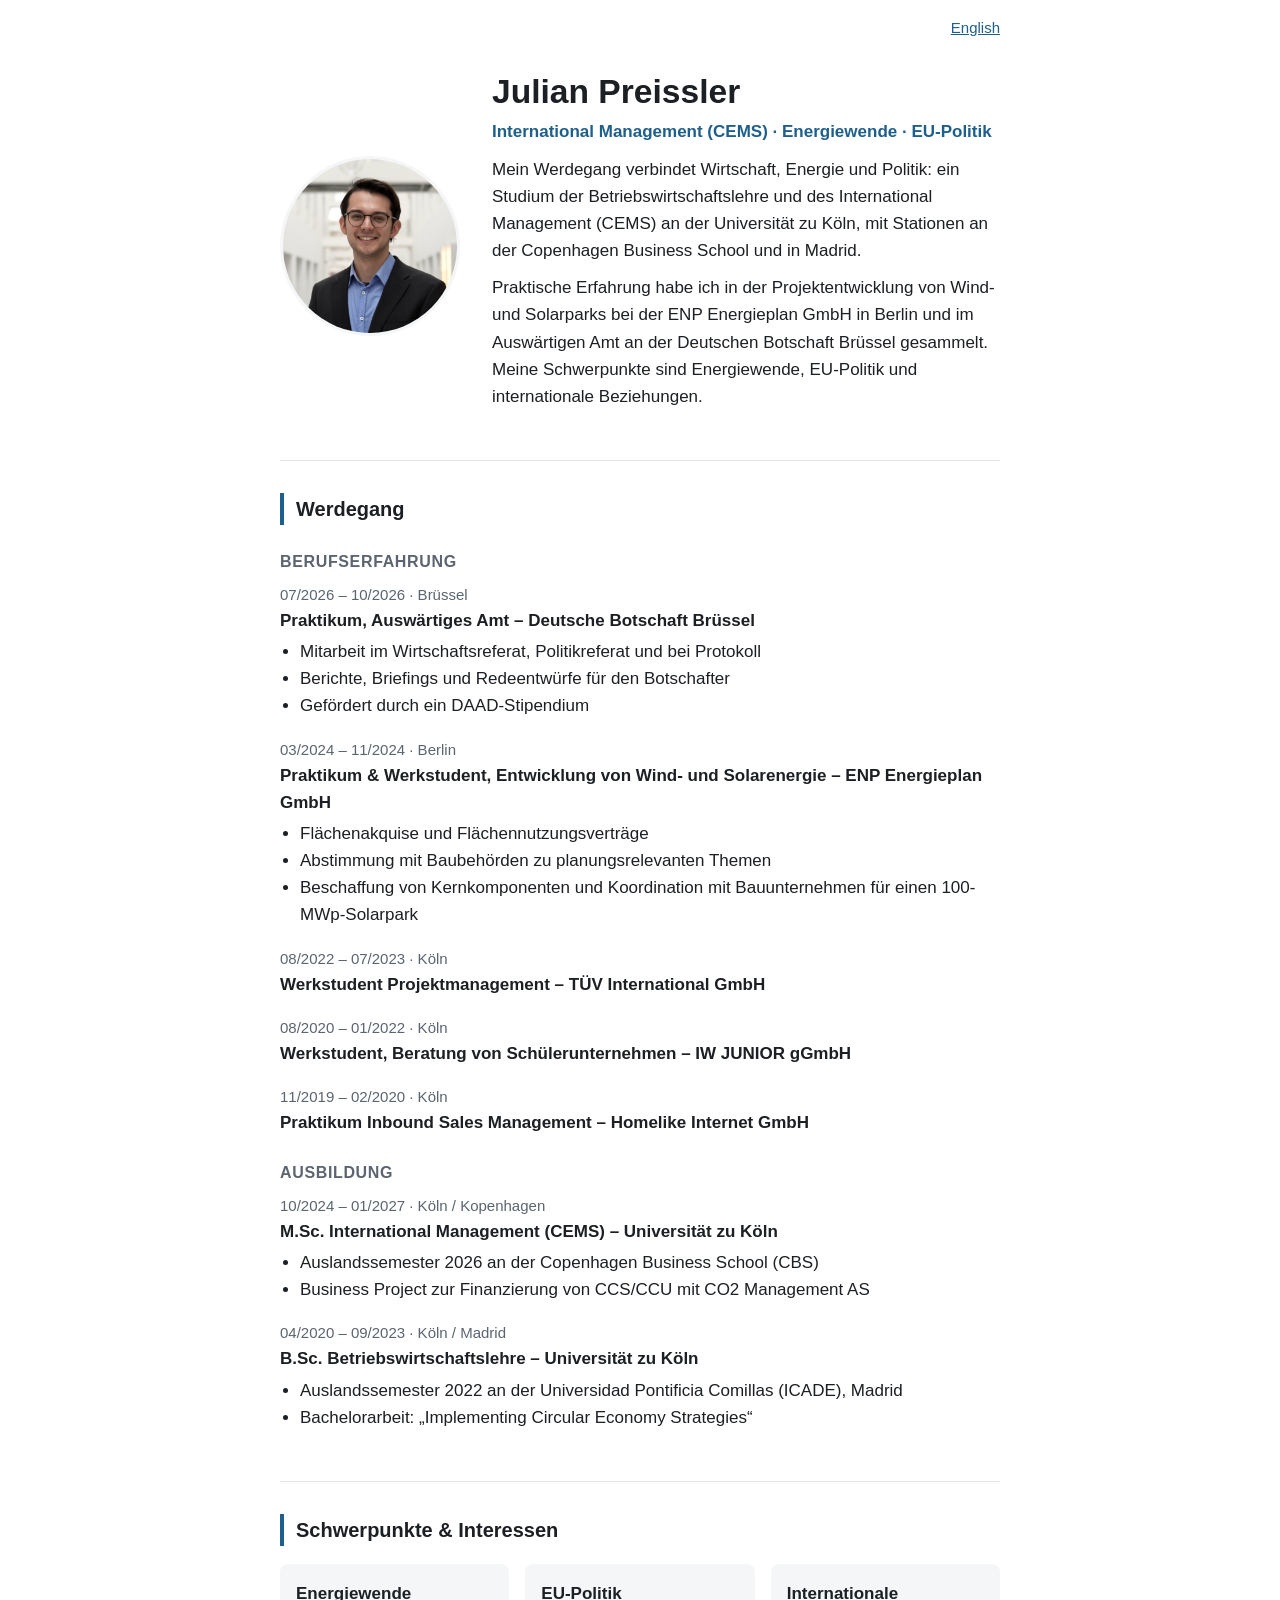
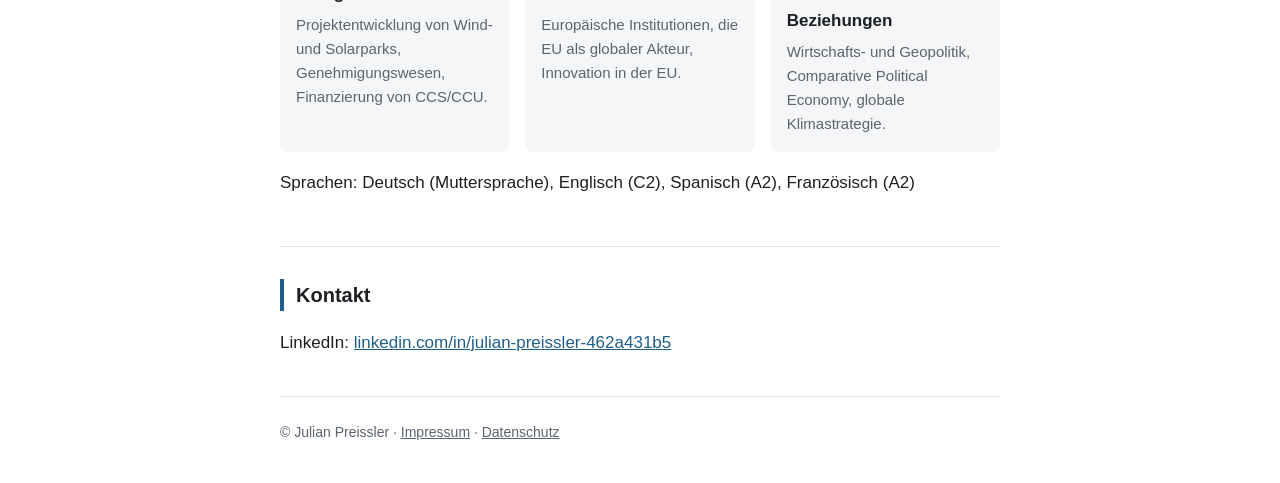
<file: index.html>
<!DOCTYPE html>
<html lang="de">
<head>
<meta charset="utf-8">
<meta name="viewport" content="width=device-width, initial-scale=1">
<title>Julian Preissler – International Management (CEMS), Energiewende &amp; EU-Politik</title>
<meta name="description" content="Julian Preissler – International Management (CEMS), Universität zu Köln und Copenhagen Business School. Erfahrung in der Wind- und Solarprojektentwicklung und im Auswärtigen Amt an der Deutschen Botschaft Brüssel.">
<meta name="author" content="Julian Preissler">
<link rel="canonical" href="https://julian-preissler.github.io/">
<link rel="alternate" hreflang="de" href="https://julian-preissler.github.io/">
<link rel="alternate" hreflang="en" href="https://julian-preissler.github.io/en/">
<link rel="alternate" hreflang="x-default" href="https://julian-preissler.github.io/">
<link rel="stylesheet" href="/style.css">
<link rel="icon" href="/img/julian-preissler.jpg">

<meta property="og:type" content="profile">
<meta property="og:title" content="Julian Preissler">
<meta property="og:description" content="International Management (CEMS) – Energiewende, EU-Politik und internationale Beziehungen.">
<meta property="og:url" content="https://julian-preissler.github.io/">
<meta property="og:image" content="https://julian-preissler.github.io/img/julian-preissler-og.jpg">
<meta property="og:image:width" content="1200">
<meta property="og:image:height" content="630">
<meta property="og:image:alt" content="Julian Preissler, Porträtfoto">
<meta property="og:locale" content="de_DE">
<meta property="og:locale:alternate" content="en_US">
<meta property="profile:first_name" content="Julian">
<meta property="profile:last_name" content="Preissler">

<meta name="twitter:card" content="summary_large_image">
<meta name="twitter:title" content="Julian Preissler">
<meta name="twitter:description" content="International Management (CEMS) – Energiewende, EU-Politik und internationale Beziehungen.">
<meta name="twitter:image" content="https://julian-preissler.github.io/img/julian-preissler-og.jpg">
<meta name="twitter:image:alt" content="Julian Preissler, Porträtfoto">

<script type="application/ld+json">
{
  "@context": "https://schema.org",
  "@type": "Person",
  "@id": "https://julian-preissler.github.io/#person",
  "name": "Julian Preissler",
  "givenName": "Julian",
  "familyName": "Preissler",
  "url": "https://julian-preissler.github.io/",
  "image": "https://julian-preissler.github.io/img/julian-preissler.jpg",
  "jobTitle": "International Management (CEMS)",
  "alumniOf": [
    { "@type": "CollegeOrUniversity", "name": "Universität zu Köln", "sameAs": "https://www.uni-koeln.de/" },
    { "@type": "CollegeOrUniversity", "name": "Copenhagen Business School", "sameAs": "https://www.cbs.dk/" }
  ],
  "knowsAbout": ["Energiewende", "Erneuerbare Energien", "EU-Politik", "Internationale Beziehungen"],
  "knowsLanguage": ["de", "en", "es", "fr"],
  "sameAs": ["https://www.linkedin.com/in/julian-preissler-462a431b5"]
}
</script>
</head>
<body>
<div class="wrap">

<header class="top">
  <a href="/en/" hreflang="en" lang="en">English</a>
</header>

<main>
<div class="hero">
  <img src="/img/julian-preissler.jpg" width="600" height="600" alt="Julian Preissler – Porträtfoto">
  <div>
    <h1>Julian Preissler</h1>
    <p class="subtitle">International Management (CEMS) · Energiewende · EU-Politik</p>
    <p>Mein Werdegang verbindet Wirtschaft, Energie und Politik: ein Studium der Betriebswirtschaftslehre und des International Management (CEMS) an der Universität zu Köln, mit Stationen an der Copenhagen Business School und in Madrid.</p>
    <p>Praktische Erfahrung habe ich in der Projektentwicklung von Wind- und Solarparks bei der ENP Energieplan GmbH in Berlin und im Auswärtigen Amt an der Deutschen Botschaft Brüssel gesammelt. Meine Schwerpunkte sind Energiewende, EU-Politik und internationale Beziehungen.</p>
  </div>
</div>

<section id="werdegang">
  <h2>Werdegang</h2>

  <h3>Berufserfahrung</h3>
  <div class="entry">
    <div class="when">07/2026 – 10/2026 · Brüssel</div>
    <div class="what">Praktikum, Auswärtiges Amt – Deutsche Botschaft Brüssel</div>
    <ul>
      <li>Mitarbeit im Wirtschaftsreferat, Politikreferat und bei Protokoll</li>
      <li>Berichte, Briefings und Redeentwürfe für den Botschafter</li>
      <li>Gefördert durch ein DAAD-Stipendium</li>
    </ul>
  </div>
  <div class="entry">
    <div class="when">03/2024 – 11/2024 · Berlin</div>
    <div class="what">Praktikum &amp; Werkstudent, Entwicklung von Wind- und Solarenergie – ENP Energieplan GmbH</div>
    <ul>
      <li>Flächenakquise und Flächennutzungsverträge</li>
      <li>Abstimmung mit Baubehörden zu planungsrelevanten Themen</li>
      <li>Beschaffung von Kernkomponenten und Koordination mit Bauunternehmen für einen 100-MWp-Solarpark</li>
    </ul>
  </div>
  <div class="entry">
    <div class="when">08/2022 – 07/2023 · Köln</div>
    <div class="what">Werkstudent Projektmanagement – TÜV International GmbH</div>
  </div>
  <div class="entry">
    <div class="when">08/2020 – 01/2022 · Köln</div>
    <div class="what">Werkstudent, Beratung von Schülerunternehmen – IW JUNIOR gGmbH</div>
  </div>

  <div class="entry">
    <div class="when">11/2019 – 02/2020 · Köln</div>
    <div class="what">Praktikum Inbound Sales Management – Homelike Internet GmbH</div>
  </div>

  <h3>Ausbildung</h3>
  <div class="entry">
    <div class="when">10/2024 – 01/2027 · Köln / Kopenhagen</div>
    <div class="what">M.Sc. International Management (CEMS) – Universität zu Köln</div>
    <ul>
      <li>Auslandssemester 2026 an der Copenhagen Business School (CBS)</li>
      <li>Business Project zur Finanzierung von CCS/CCU mit CO2 Management AS</li>
    </ul>
  </div>
  <div class="entry">
    <div class="when">04/2020 – 09/2023 · Köln / Madrid</div>
    <div class="what">B.Sc. Betriebswirtschaftslehre – Universität zu Köln</div>
    <ul>
      <li>Auslandssemester 2022 an der Universidad Pontificia Comillas (ICADE), Madrid</li>
      <li>Bachelorarbeit: „Implementing Circular Economy Strategies“</li>
    </ul>
  </div>
</section>

<section id="schwerpunkte">
  <h2>Schwerpunkte &amp; Interessen</h2>
  <div class="topics">
    <div class="topic">
      <strong>Energiewende</strong>
      <p>Projektentwicklung von Wind- und Solarparks, Genehmigungswesen, Finanzierung von CCS/CCU.</p>
    </div>
    <div class="topic">
      <strong>EU-Politik</strong>
      <p>Europäische Institutionen, die EU als globaler Akteur, Innovation in der EU.</p>
    </div>
    <div class="topic">
      <strong>Internationale Beziehungen</strong>
      <p>Wirtschafts- und Geopolitik, Comparative Political Economy, globale Klimastrategie.</p>
    </div>
  </div>
  <p>Sprachen: Deutsch (Muttersprache), Englisch (C2), Spanisch (A2), Französisch (A2)</p>
</section>

<section id="kontakt">
  <h2>Kontakt</h2>
  <ul class="contact">
    <li>LinkedIn: <a href="https://www.linkedin.com/in/julian-preissler-462a431b5" rel="me">linkedin.com/in/julian-preissler-462a431b5</a></li>
  </ul>
</section>
</main>

<footer>
  © Julian Preissler · <a href="/impressum.html">Impressum</a> · <a href="/datenschutz.html">Datenschutz</a>
</footer>

</div>
</body>
</html>
</file>
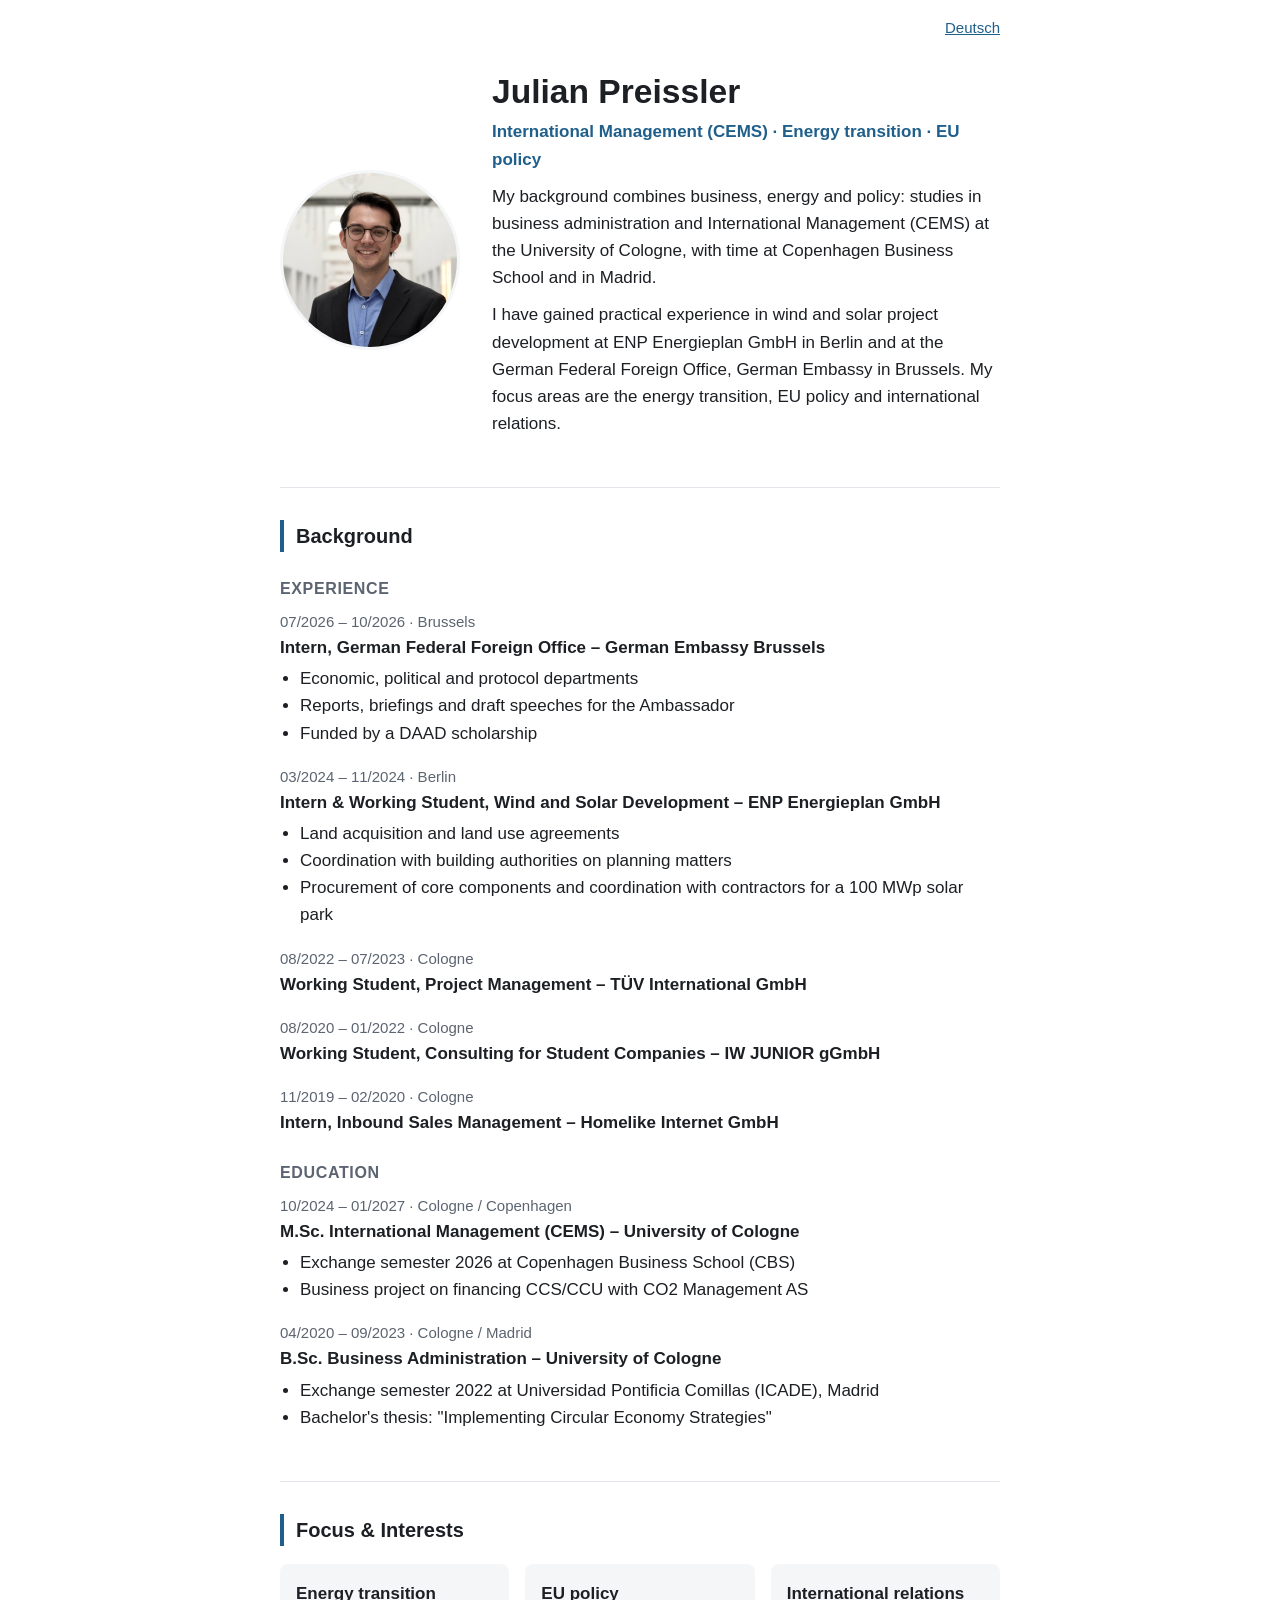
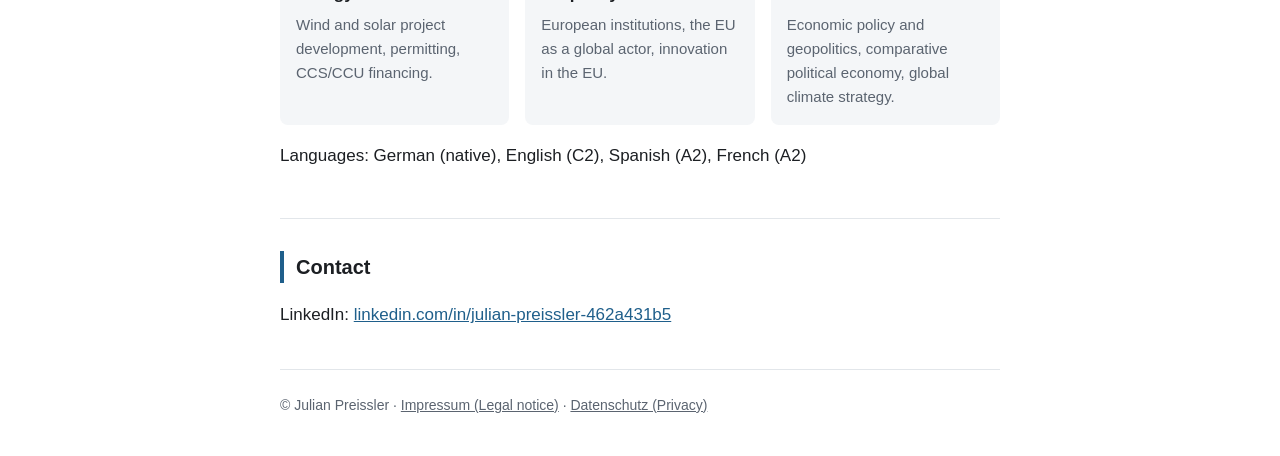
<file: en/index.html>
<!DOCTYPE html>
<html lang="en">
<head>
<meta charset="utf-8">
<meta name="viewport" content="width=device-width, initial-scale=1">
<title>Julian Preissler – International Management (CEMS), Energy Transition &amp; EU Policy</title>
<meta name="description" content="Julian Preissler – International Management (CEMS), University of Cologne and Copenhagen Business School. Experience in wind and solar project development and at the German Federal Foreign Office (German Embassy Brussels).">
<meta name="author" content="Julian Preissler">
<link rel="canonical" href="https://julian-preissler.github.io/en/">
<link rel="alternate" hreflang="de" href="https://julian-preissler.github.io/">
<link rel="alternate" hreflang="en" href="https://julian-preissler.github.io/en/">
<link rel="alternate" hreflang="x-default" href="https://julian-preissler.github.io/">
<link rel="stylesheet" href="/style.css">
<link rel="icon" href="/img/julian-preissler.jpg">

<meta property="og:type" content="profile">
<meta property="og:title" content="Julian Preissler">
<meta property="og:description" content="International Management (CEMS) – energy transition, EU policy and international relations.">
<meta property="og:url" content="https://julian-preissler.github.io/en/">
<meta property="og:image" content="https://julian-preissler.github.io/img/julian-preissler-og.jpg">
<meta property="og:image:width" content="1200">
<meta property="og:image:height" content="630">
<meta property="og:image:alt" content="Julian Preissler, portrait photo">
<meta property="og:locale" content="en_US">
<meta property="og:locale:alternate" content="de_DE">
<meta property="profile:first_name" content="Julian">
<meta property="profile:last_name" content="Preissler">

<meta name="twitter:card" content="summary_large_image">
<meta name="twitter:title" content="Julian Preissler">
<meta name="twitter:description" content="International Management (CEMS) – energy transition, EU policy and international relations.">
<meta name="twitter:image" content="https://julian-preissler.github.io/img/julian-preissler-og.jpg">
<meta name="twitter:image:alt" content="Julian Preissler, portrait photo">

<script type="application/ld+json">
{
  "@context": "https://schema.org",
  "@type": "Person",
  "@id": "https://julian-preissler.github.io/#person",
  "name": "Julian Preissler",
  "givenName": "Julian",
  "familyName": "Preissler",
  "url": "https://julian-preissler.github.io/",
  "image": "https://julian-preissler.github.io/img/julian-preissler.jpg",
  "jobTitle": "International Management (CEMS)",
  "alumniOf": [
    { "@type": "CollegeOrUniversity", "name": "University of Cologne", "sameAs": "https://www.uni-koeln.de/" },
    { "@type": "CollegeOrUniversity", "name": "Copenhagen Business School", "sameAs": "https://www.cbs.dk/" }
  ],
  "knowsAbout": ["Energy transition", "Renewable energy", "EU policy", "International relations"],
  "knowsLanguage": ["de", "en", "es", "fr"],
  "sameAs": ["https://www.linkedin.com/in/julian-preissler-462a431b5"]
}
</script>
</head>
<body>
<div class="wrap">

<header class="top">
  <a href="/" hreflang="de" lang="de">Deutsch</a>
</header>

<main>
<div class="hero">
  <img src="/img/julian-preissler.jpg" width="600" height="600" alt="Julian Preissler – portrait photo">
  <div>
    <h1>Julian Preissler</h1>
    <p class="subtitle">International Management (CEMS) · Energy transition · EU policy</p>
    <p>My background combines business, energy and policy: studies in business administration and International Management (CEMS) at the University of Cologne, with time at Copenhagen Business School and in Madrid.</p>
    <p>I have gained practical experience in wind and solar project development at ENP Energieplan GmbH in Berlin and at the German Federal Foreign Office, German Embassy in Brussels. My focus areas are the energy transition, EU policy and international relations.</p>
  </div>
</div>

<section id="experience">
  <h2>Background</h2>

  <h3>Experience</h3>
  <div class="entry">
    <div class="when">07/2026 – 10/2026 · Brussels</div>
    <div class="what">Intern, German Federal Foreign Office – German Embassy Brussels</div>
    <ul>
      <li>Economic, political and protocol departments</li>
      <li>Reports, briefings and draft speeches for the Ambassador</li>
      <li>Funded by a DAAD scholarship</li>
    </ul>
  </div>
  <div class="entry">
    <div class="when">03/2024 – 11/2024 · Berlin</div>
    <div class="what">Intern &amp; Working Student, Wind and Solar Development – ENP Energieplan GmbH</div>
    <ul>
      <li>Land acquisition and land use agreements</li>
      <li>Coordination with building authorities on planning matters</li>
      <li>Procurement of core components and coordination with contractors for a 100 MWp solar park</li>
    </ul>
  </div>
  <div class="entry">
    <div class="when">08/2022 – 07/2023 · Cologne</div>
    <div class="what">Working Student, Project Management – TÜV International GmbH</div>
  </div>
  <div class="entry">
    <div class="when">08/2020 – 01/2022 · Cologne</div>
    <div class="what">Working Student, Consulting for Student Companies – IW JUNIOR gGmbH</div>
  </div>

  <div class="entry">
    <div class="when">11/2019 – 02/2020 · Cologne</div>
    <div class="what">Intern, Inbound Sales Management – Homelike Internet GmbH</div>
  </div>

  <h3>Education</h3>
  <div class="entry">
    <div class="when">10/2024 – 01/2027 · Cologne / Copenhagen</div>
    <div class="what">M.Sc. International Management (CEMS) – University of Cologne</div>
    <ul>
      <li>Exchange semester 2026 at Copenhagen Business School (CBS)</li>
      <li>Business project on financing CCS/CCU with CO2 Management AS</li>
    </ul>
  </div>
  <div class="entry">
    <div class="when">04/2020 – 09/2023 · Cologne / Madrid</div>
    <div class="what">B.Sc. Business Administration – University of Cologne</div>
    <ul>
      <li>Exchange semester 2022 at Universidad Pontificia Comillas (ICADE), Madrid</li>
      <li>Bachelor's thesis: "Implementing Circular Economy Strategies"</li>
    </ul>
  </div>
</section>

<section id="focus">
  <h2>Focus &amp; Interests</h2>
  <div class="topics">
    <div class="topic">
      <strong>Energy transition</strong>
      <p>Wind and solar project development, permitting, CCS/CCU financing.</p>
    </div>
    <div class="topic">
      <strong>EU policy</strong>
      <p>European institutions, the EU as a global actor, innovation in the EU.</p>
    </div>
    <div class="topic">
      <strong>International relations</strong>
      <p>Economic policy and geopolitics, comparative political economy, global climate strategy.</p>
    </div>
  </div>
  <p>Languages: German (native), English (C2), Spanish (A2), French (A2)</p>
</section>

<section id="contact">
  <h2>Contact</h2>
  <ul class="contact">
    <li>LinkedIn: <a href="https://www.linkedin.com/in/julian-preissler-462a431b5" rel="me">linkedin.com/in/julian-preissler-462a431b5</a></li>
  </ul>
</section>
</main>

<footer>
  © Julian Preissler · <a href="/impressum.html" hreflang="de">Impressum (Legal notice)</a> · <a href="/datenschutz.html" hreflang="de">Datenschutz (Privacy)</a>
</footer>

</div>
</body>
</html>
</file>
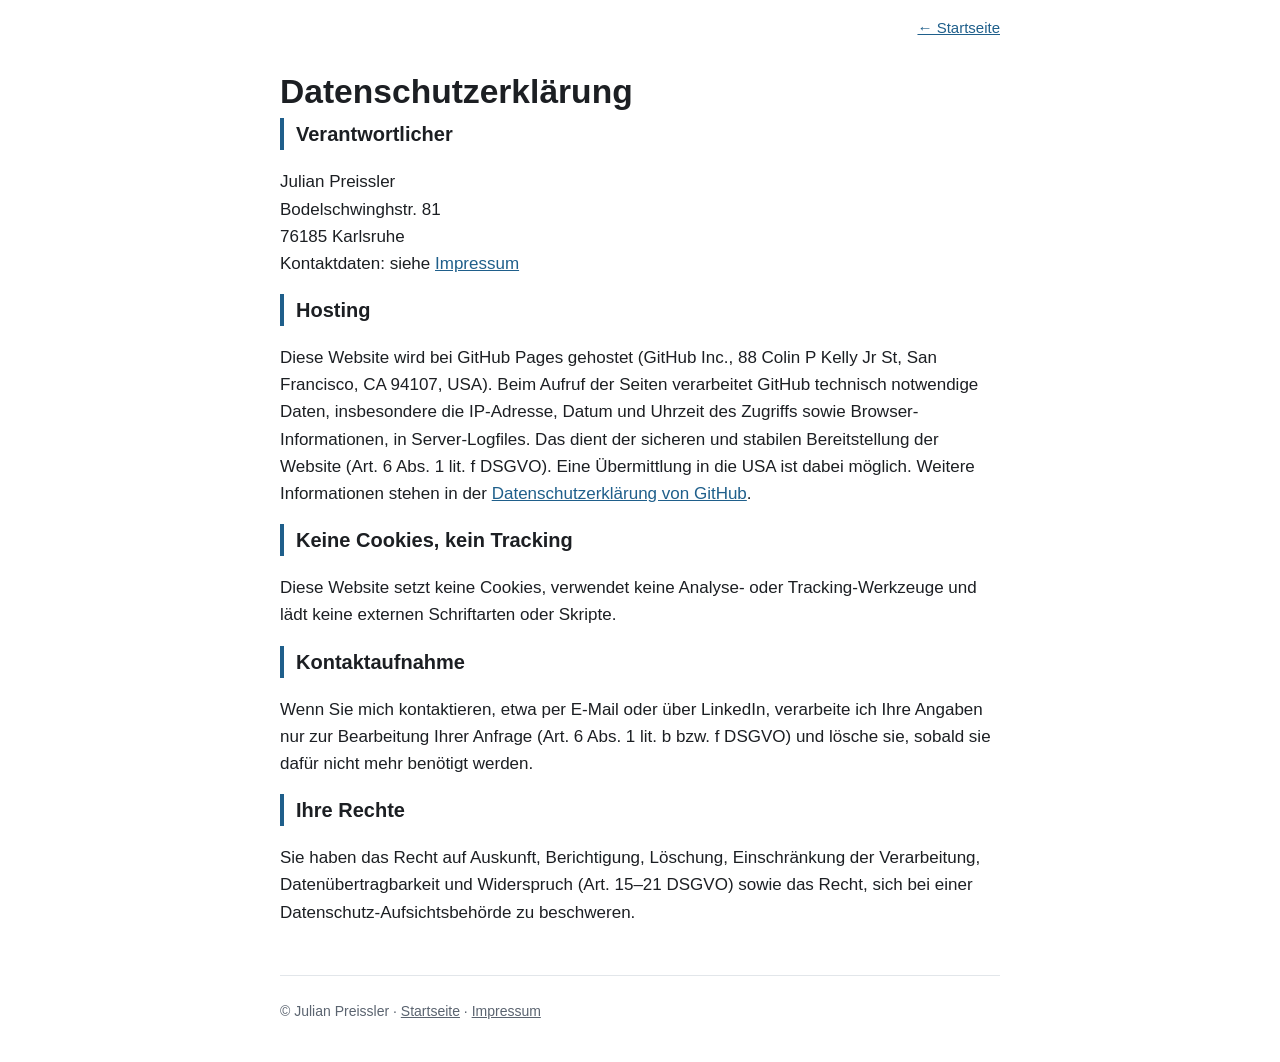
<file: datenschutz.html>
<!DOCTYPE html>
<html lang="de">
<head>
<meta charset="utf-8">
<meta name="viewport" content="width=device-width, initial-scale=1">
<title>Datenschutz – Julian Preissler</title>
<meta name="robots" content="noindex, follow">
<link rel="canonical" href="https://julian-preissler.github.io/datenschutz.html">
<link rel="stylesheet" href="/style.css">
<link rel="icon" href="/img/julian-preissler.jpg">
</head>
<body>
<div class="wrap">
<header class="top"><a href="/">← Startseite</a></header>
<main>
<section>
  <h1>Datenschutzerklärung</h1>

  <h2>Verantwortlicher</h2>
  <p>
    Julian Preissler<br>
    Bodelschwinghstr. 81<br>
    76185 Karlsruhe<br>
    Kontaktdaten: siehe <a href="/impressum.html">Impressum</a>
  </p>

  <h2>Hosting</h2>
  <p>Diese Website wird bei GitHub Pages gehostet (GitHub Inc., 88 Colin P Kelly Jr St, San Francisco, CA 94107, USA). Beim Aufruf der Seiten verarbeitet GitHub technisch notwendige Daten, insbesondere die IP-Adresse, Datum und Uhrzeit des Zugriffs sowie Browser-Informationen, in Server-Logfiles. Das dient der sicheren und stabilen Bereitstellung der Website (Art. 6 Abs. 1 lit. f DSGVO). Eine Übermittlung in die USA ist dabei möglich. Weitere Informationen stehen in der <a href="https://docs.github.com/de/site-policy/privacy-policies/github-general-privacy-statement" rel="noopener">Datenschutzerklärung von GitHub</a>.</p>

  <h2>Keine Cookies, kein Tracking</h2>
  <p>Diese Website setzt keine Cookies, verwendet keine Analyse- oder Tracking-Werkzeuge und lädt keine externen Schriftarten oder Skripte.</p>

  <h2>Kontaktaufnahme</h2>
  <p>Wenn Sie mich kontaktieren, etwa per E-Mail oder über LinkedIn, verarbeite ich Ihre Angaben nur zur Bearbeitung Ihrer Anfrage (Art. 6 Abs. 1 lit. b bzw. f DSGVO) und lösche sie, sobald sie dafür nicht mehr benötigt werden.</p>

  <h2>Ihre Rechte</h2>
  <p>Sie haben das Recht auf Auskunft, Berichtigung, Löschung, Einschränkung der Verarbeitung, Datenübertragbarkeit und Widerspruch (Art. 15–21 DSGVO) sowie das Recht, sich bei einer Datenschutz-Aufsichtsbehörde zu beschweren.</p>
</section>
</main>
<footer>© Julian Preissler · <a href="/">Startseite</a> · <a href="/impressum.html">Impressum</a></footer>
</div>
</body>
</html>
</file>
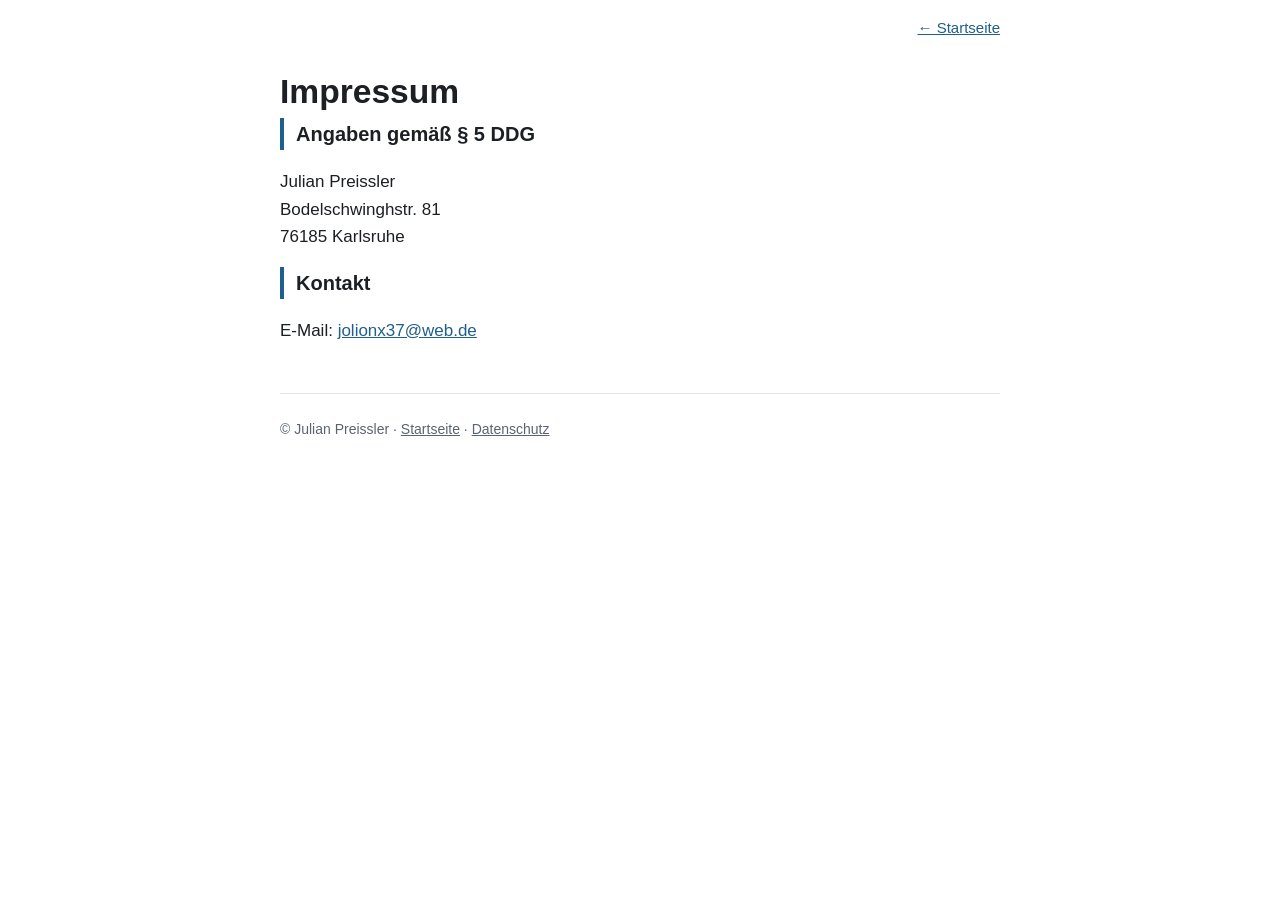
<file: impressum.html>
<!DOCTYPE html>
<html lang="de">
<head>
<meta charset="utf-8">
<meta name="viewport" content="width=device-width, initial-scale=1">
<title>Impressum – Julian Preissler</title>
<meta name="robots" content="noindex, follow">
<link rel="canonical" href="https://julian-preissler.github.io/impressum.html">
<link rel="stylesheet" href="/style.css">
<link rel="icon" href="/img/julian-preissler.jpg">
</head>
<body>
<div class="wrap">
<header class="top"><a href="/">← Startseite</a></header>
<main>
<section>
  <h1>Impressum</h1>
  <h2>Angaben gemäß § 5 DDG</h2>
  <p>
    Julian Preissler<br>
    Bodelschwinghstr. 81<br>
    76185 Karlsruhe
  </p>
  <h2>Kontakt</h2>
  <p>E-Mail: <a href="mailto:jolionx37@web.de">jolionx37@web.de</a></p>
</section>
</main>
<footer>© Julian Preissler · <a href="/">Startseite</a> · <a href="/datenschutz.html">Datenschutz</a></footer>
</div>
</body>
</html>
</file>
<file: style.css>
:root {
  --text: #1c1f23;
  --muted: #5b6470;
  --bg: #ffffff;
  --soft: #f4f6f8;
  --line: #e2e6ea;
  --accent: #1f5f8b;
}

* { box-sizing: border-box; }

html { -webkit-text-size-adjust: 100%; }

body {
  margin: 0;
  background: var(--bg);
  color: var(--text);
  font-family: -apple-system, BlinkMacSystemFont, "Segoe UI", Roboto, "Helvetica Neue", Arial, sans-serif;
  font-size: 17px;
  line-height: 1.6;
}

a { color: var(--accent); }
a:hover { text-decoration: none; }

.wrap { max-width: 760px; margin: 0 auto; padding: 0 20px; }

header.top {
  display: flex;
  justify-content: flex-end;
  gap: 16px;
  padding: 16px 0 0;
  font-size: 15px;
}

.hero {
  display: flex;
  align-items: center;
  gap: 32px;
  padding: 32px 0 40px;
  border-bottom: 1px solid var(--line);
}

.hero img {
  width: 180px;
  height: 180px;
  border-radius: 50%;
  object-fit: cover;
  flex-shrink: 0;
  border: 3px solid var(--soft);
}

h1 { font-size: 2.1rem; line-height: 1.2; margin: 0 0 6px; }

.subtitle { color: var(--accent); font-weight: 600; margin: 0 0 14px; }

.hero p { margin: 0 0 10px; }

section { padding: 32px 0; border-bottom: 1px solid var(--line); }

h2 {
  font-size: 1.25rem;
  margin: 0 0 18px;
  padding-left: 12px;
  border-left: 4px solid var(--accent);
}

h3 { font-size: 1rem; margin: 24px 0 8px; color: var(--muted); text-transform: uppercase; letter-spacing: .04em; }

.entry { margin-bottom: 18px; }
.entry .when { color: var(--muted); font-size: 15px; }
.entry .what { font-weight: 600; }
.entry ul { margin: 4px 0 0; padding-left: 20px; }

.topics { display: grid; grid-template-columns: repeat(auto-fit, minmax(200px, 1fr)); gap: 16px; }
.topic { background: var(--soft); border-radius: 8px; padding: 16px; }
.topic strong { display: block; margin-bottom: 6px; }
.topic p { margin: 0; font-size: 15px; color: var(--muted); }

.contact { list-style: none; padding: 0; margin: 0; }
.contact li { margin-bottom: 8px; }

footer { padding: 24px 0 40px; font-size: 14px; color: var(--muted); }
footer a { color: var(--muted); }

@media (max-width: 600px) {
  body { font-size: 16px; }
  .hero { flex-direction: column; text-align: center; gap: 20px; padding-top: 16px; }
  .hero img { width: 150px; height: 150px; }
  h1 { font-size: 1.8rem; }
}
</file>
